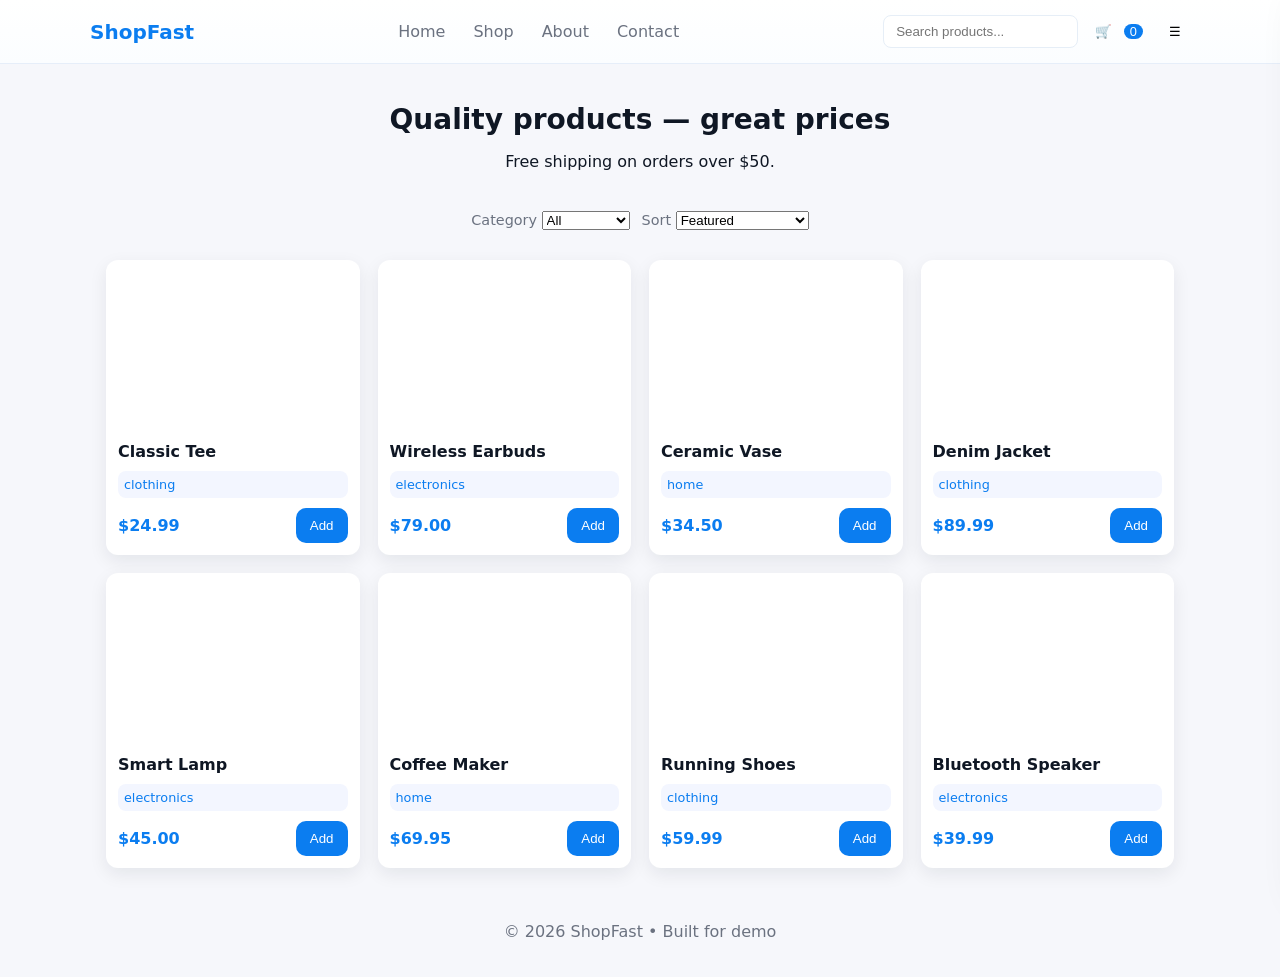
<file: index.html>
<!DOCTYPE html>
<html lang="en">
<head>
  <meta charset="utf-8" />
  <meta name="viewport" content="width=device-width,initial-scale=1" />
  <title>ShopFast — Responsive E-commerce</title>
  <link rel="stylesheet" href="style.css" />
</head>
<body>
  <header class="site-header">
    <div class="container header-inner">
      <div class="logo">ShopFast</div>
      <nav class="main-nav" id="mainNav">
        <a href="#" class="nav-link">Home</a>
        <a href="#" class="nav-link">Shop</a>
        <a href="#" class="nav-link">About</a>
        <a href="/contact.html" class="nav-link">Contact</a>
      </nav>

      <div class="header-actions">
        <input id="search" class="search" type="search" placeholder="Search products..." />
        <button id="cartBtn" class="icon-btn" aria-label="Open cart">🛒 <span id="cartCount" class="cart-count">0</span></button>
        <button id="menuToggle" class="icon-btn mobile-only" aria-label="Toggle menu">☰</button>
      </div>
    </div>
  </header>

  <main class="container">
    <section class="hero">
      <h1>Quality products — great prices</h1>
      <p>Free shipping on orders over $50.</p>
    </section>

    <section class="controls">
      <div class="filters">
        <label>
          Category
          <select id="categoryFilter">
            <option value="all">All</option>
            <option value="clothing">Clothing</option>
            <option value="electronics">Electronics</option>
            <option value="home">Home</option>
          </select>
        </label>
        <label>
          Sort
          <select id="sortBy">
            <option value="default">Featured</option>
            <option value="price-asc">Price: Low → High</option>
            <option value="price-desc">Price: High → Low</option>
          </select>
        </label>
      </div>
    </section>

    <section id="products" class="product-grid" aria-live="polite">
      <!-- Product cards injected by JS -->
    </section>
  </main>

  <aside id="cartSidebar" class="cart-sidebar" aria-hidden="true">
    <div class="cart-header">
      <h2>Your Cart</h2>
      <button id="closeCart" class="icon-btn">✕</button>
    </div>
    <div id="cartItems" class="cart-items">
      <p class="empty">Your cart is empty.</p>
    </div>
    <div class="cart-footer">
      <div class="total">Total: $<span id="cartTotal">0.00</span></div>
      <button id="checkoutBtn" class="primary-btn">Checkout</button>
    </div>
  </aside>

  <div id="overlay" class="overlay" hidden></div>

  <footer class="site-footer">
    <div class="container">
      <p>© <span id="year"></span> ShopFast • Built for demo</p>
    </div>
  </footer>

  <script src="script.js"></script>
</body>
</html>
</file>
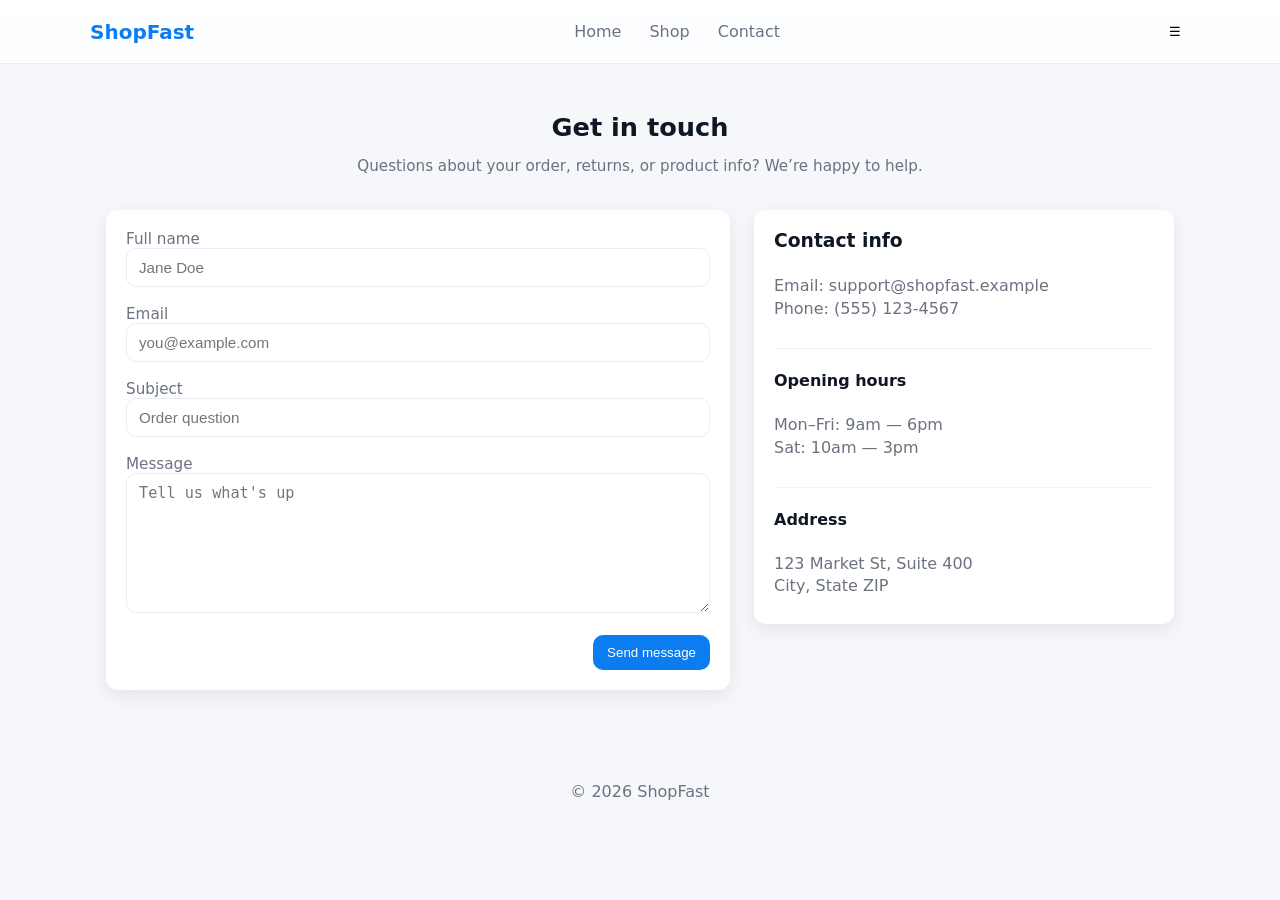
<file: contact.html>
<!DOCTYPE html>
<html lang="en">
<head>
  <meta charset="utf-8" />
  <meta name="viewport" content="width=device-width,initial-scale=1" />
  <title>Contact — ShopFast</title>
  <link rel="stylesheet" href="style.css" />
</head>
<body>
  <header class="site-header">
    <div class="container header-inner">
      <div class="logo">ShopFast</div>
      <nav class="main-nav" id="mainNav">
        <a href="index.html" class="nav-link">Home</a>
        <a href="index.html" class="nav-link">Shop</a>
        <a href="contact.html" class="nav-link">Contact</a>
      </nav>
      <div class="header-actions">
        <button id="menuToggle" class="icon-btn mobile-only" aria-label="Toggle menu">☰</button>
      </div>
    </div>
  </header>

  <main class="container" style="padding:28px 16px;">
    <section class="contact-hero" style="text-align:center;padding:20px 0;">
      <h1>Get in touch</h1>
      <p class="muted">Questions about your order, returns, or product info? We’re happy to help.</p>
    </section>

    <section class="contact-grid" style="display:grid;grid-template-columns:1fr 420px;gap:24px;">
      <div class="contact-form card" style="padding:20px;">
        <form id="contactForm" novalidate>
          <div style="display:grid;gap:12px;">
            <label>
              Full name
              <input name="name" id="c_name" required placeholder="Jane Doe" />
            </label>
            <label>
              Email
              <input name="email" id="c_email" type="email" required placeholder="you@example.com" />
            </label>
            <label>
              Subject
              <input name="subject" id="c_subject" required placeholder="Order question" />
            </label>
            <label>
              Message
              <textarea name="message" id="c_message" rows="6" required placeholder="Tell us what's up"></textarea>
            </label>

            <div style="display:flex;gap:8px;align-items:center;justify-content:space-between;">
              <div class="muted" id="formStatus" aria-live="polite"></div>
              <button type="submit" class="primary-btn">Send message</button>
            </div>
          </div>
        </form>
      </div>

      <aside class="card" style="padding:20px;">
        <h3>Contact info</h3>
        <p class="muted">Email: support@shopfast.example<br/>Phone: (555) 123-4567</p>
        <hr style="border:none;border-top:1px solid #eef4fb;margin:12px 0"/>
        <h4>Opening hours</h4>
        <p class="muted">Mon–Fri: 9am — 6pm<br/>Sat: 10am — 3pm</p>
        <hr style="border:none;border-top:1px solid #eef4fb;margin:12px 0"/>
        <h4>Address</h4>
        <p class="muted">123 Market St, Suite 400<br/>City, State ZIP</p>
      </aside>
    </section>
  </main>

  <footer class="site-footer">
    <div class="container">
      <p>© <span id="year"></span> ShopFast</p>
    </div>
  </footer>

  <script src="script.js"></script>
  <script>
    // Contact form handling (add to script.js or keep inline)
    (function(){
      const form = document.getElementById('contactForm');
      const status = document.getElementById('formStatus');
      form.addEventListener('submit', async (e)=>{
        e.preventDefault();
        status.textContent = '';
        const data = {
          name: form.c_name.value.trim(),
          email: form.c_email.value.trim(),
          subject: form.c_subject.value.trim(),
          message: form.c_message.value.trim()
        };
        if(!data.name || !data.email || !data.subject || !data.message){
          status.textContent = 'Please complete all fields.';
          status.style.color = '#b91c1c';
          return;
        }
        // Basic email pattern check
        if(!/^\S+@\S+\.\S+$/.test(data.email)){
          status.textContent = 'Please enter a valid email.';
          status.style.color = '#b91c1c';
          return;
        }
        // Mock submit (replace with real API call)
        status.style.color = '#0b7df0';
        status.textContent = 'Sending…';
        await new Promise(r=>setTimeout(r, 900));
        status.style.color = 'green';
        status.textContent = 'Message sent — we will reply within 1 business day.';
        form.reset();
      });
      // set year
      document.getElementById('year').textContent = new Date().getFullYear();
    })();
  </script>
</body>
</html>
</file>
<file: style.css>
:root{
    --bg:#f6f7fb; --card:#fff; --accent:#0b7df0; --muted:#6b7280; --max-width:1100px;
    --shadow: 0 6px 18px rgba(12,20,40,0.08);
    font-family: Inter, system-ui, -apple-system, "Segoe UI", Roboto, "Helvetica Neue", Arial;
  }
  
  *{box-sizing:border-box}
  html,body{height:100%;margin:0;background:var(--bg);color:#0f1724}
  .container{max-width:var(--max-width);margin:0 auto;padding:0 16px}
  .site-header{background:linear-gradient(180deg,#fff, #fbfdff);border-bottom:1px solid #e6eef9;position:sticky;top:0;z-index:30}
  .header-inner{display:flex;align-items:center;justify-content:space-between;padding:14px 0}
  .logo{font-weight:700;color:var(--accent);font-size:1.25rem}
  .main-nav{display:flex;gap:12px}
  .nav-link{color:var(--muted);text-decoration:none;padding:8px;border-radius:8px}
  .nav-link:hover{background:#eef6ff;color:var(--accent)}
  .header-actions{display:flex;gap:8px;align-items:center}
  .search{padding:8px 12px;border-radius:8px;border:1px solid #e6eef7;background:#fff}
  .icon-btn{background:transparent;border:1px solid transparent;padding:8px;border-radius:8px;cursor:pointer}
  .icon-btn:hover{background:#f1f7ff}
  .cart-count{background:var(--accent);color:#fff;padding:0 6px;border-radius:999px;margin-left:8px;font-size:.8rem}
  .primary-btn{background:var(--accent);color:#fff;padding:10px 14px;border:none;border-radius:10px;cursor:pointer}
  .primary-btn:hover{filter:brightness(.95)}
  .hero{text-align:center;padding:36px 0 12px}
  .hero h1{margin:.2rem 0;font-size:1.75rem}
  .controls{display:flex;justify-content:center;padding:12px 0}
  .filters{display:flex;gap:12px;align-items:center}
  .filters label{font-size:.9rem;color:var(--muted)}
  .product-grid{display:grid;grid-template-columns:repeat(4,1fr);gap:18px;padding:18px 0}
  .card{background:var(--card);border-radius:12px;padding:12px;box-shadow:var(--shadow);display:flex;flex-direction:column;gap:10px}
  .product-img{height:160px;border-radius:10px;background-size:cover;background-position:center}
  .title{font-weight:600;margin:0;font-size:1rem}
  .price{color:var(--accent);font-weight:700}
  .card-foot{display:flex;justify-content:space-between;align-items:center;margin-top:auto}
  .badge{background:#f3f6ff;color:var(--accent);padding:6px;border-radius:8px;font-size:.8rem}
  
  /* Cart sidebar */
  .cart-sidebar{position:fixed;right:0;top:0;height:100%;width:360px;max-width:95%;background:var(--card);box-shadow:-12px 0 40px rgba(6,18,44,0.12);transform:translateX(110%);transition:transform .28s ease;z-index:40;display:flex;flex-direction:column}
  .cart-sidebar.open{transform:translateX(0)}
  .cart-header{display:flex;justify-content:space-between;align-items:center;padding:16px 18px;border-bottom:1px solid #f0f3f9}
  .cart-items{padding:12px 18px;overflow:auto;flex:1}
  .cart-item{display:flex;gap:10px;align-items:center;padding:10px 0;border-bottom:1px dashed #eef4fb}
  .cart-item img{width:64px;height:64px;border-radius:8px;object-fit:cover}
  .qty-controls{display:flex;gap:6px;align-items:center}
  .qty-controls button{padding:4px 8px;border-radius:6px;border:1px solid #e6eef9;background:#fff;cursor:pointer}
  .cart-footer{padding:12px 18px;border-top:1px solid #f0f3f9}
  .empty{color:var(--muted);text-align:center;padding:24px 0}
  
  /* Overlay */
  .overlay{position:fixed;inset:0;background:rgba(5,10,25,0.45);z-index:35}
  
  /* Footer */
  .site-footer{padding:20px 0;text-align:center;color:var(--muted)}
  
  /* Responsive */
  @media (max-width:1000px){
    .product-grid{grid-template-columns:repeat(3,1fr)}
  }
  @media (max-width:760px){
    .main-nav{display:none}
    .mobile-only{display:inline-block}
    .product-grid{grid-template-columns:repeat(2,1fr)}
    .hero h1{font-size:1.25rem}
    .header-inner{gap:8px}
    .search{display:none}
  }
  @media (max-width:420px){
    .product-grid{grid-template-columns:1fr}
    .header-actions .icon-btn{padding:6px}
  }
  

  /* conatact page */
  /* Contact page styles — add to styles.css or as a separate contact.css */

.contact-hero { padding: 24px 0 12px; }
.contact-hero h1 { margin: 0 0 6px; font-size: 1.6rem; }
.contact-hero .muted { color: var(--muted); font-size: 0.95rem; }

/* Layout */
.contact-grid { display: grid; grid-template-columns: 1fr 420px; gap: 24px; align-items: start; padding-bottom: 28px; }
.contact-form { padding: 20px; }
.contact-form label { display: block; font-size: 0.95rem; color: var(--muted); margin-bottom: 6px; }
.contact-form input,
.contact-form textarea {
  width: 100%;
  padding: 10px 12px;
  border-radius: 10px;
  border: 1px solid #e6eef7;
  background: #fff;
  font-size: 0.95rem;
  color: #0f1724;
  outline: none;
  box-shadow: none;
}
.contact-form input:focus,
.contact-form textarea:focus { border-color: var(--accent); box-shadow: 0 6px 18px rgba(11,125,240,0.08); }

.contact-form textarea { resize: vertical; min-height: 140px; }

/* Form footer & status */
#formStatus { font-size: 0.95rem; color: var(--muted); }
.contact-form .primary-btn { padding: 10px 14px; border-radius: 10px; }

/* Info aside */
.contact-grid aside h3, .contact-grid aside h4 { margin: 0 0 8px; }
.contact-grid aside p { margin: 6px 0; color: var(--muted); line-height: 1.4; }

/* Card tweaks for this page */
.card.contact-form, .contact-grid aside.card { box-shadow: var(--shadow); border-radius: 12px; background: var(--card); }

/* Small screens */
@media (max-width: 900px) {
  .contact-grid { grid-template-columns: 1fr; }
  .contact-grid aside { order: 2; }
  .contact-form { order: 1; }
  .contact-form textarea { min-height: 120px; }
}

/* Tiny screens */
@media (max-width: 420px) {
  .contact-hero h1 { font-size: 1.25rem; }
  .contact-form input, .contact-form textarea { padding: 9px 10px; }
}
</file>
